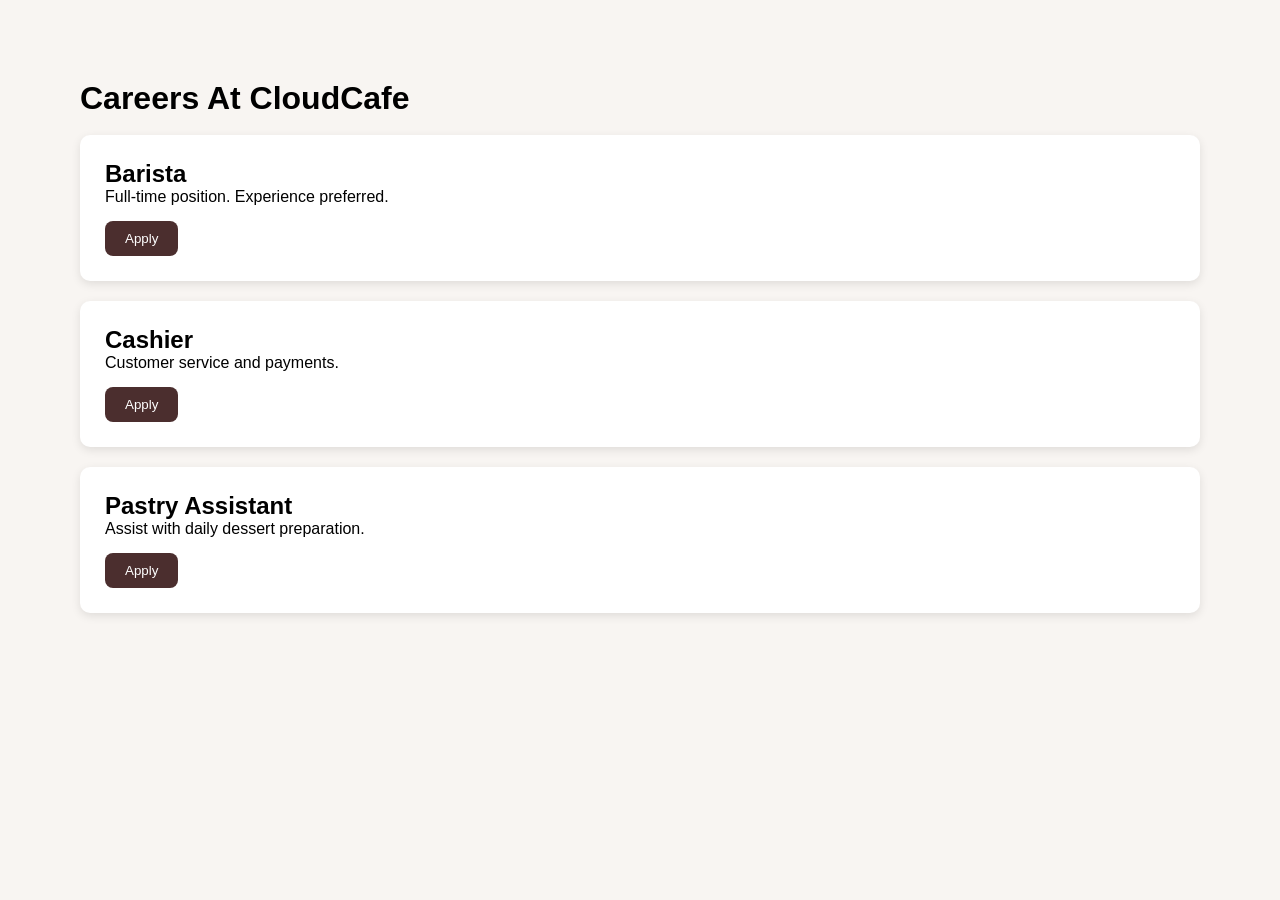
<file: Cloud Coffee/careers.html>
<!DOCTYPE html>
<html lang="en">
<head>

<meta charset="UTF-8">
<meta name="viewport" content="width=device-width, initial-scale=1.0">

<title>Careers</title>

<link rel="stylesheet" href="css/style.css">

<style>

.jobs{
padding:80px;
}

.job{
background:white;
padding:25px;
margin-bottom:20px;
border-radius:10px;
box-shadow:0 3px 10px rgba(0,0,0,.1);
}

.apply-btn{
padding:10px 20px;
background:#4b2e2e;
color:white;
border:none;
border-radius:8px;
cursor:pointer;
margin-top:15px;
}

</style>

</head>

<body>

<div class="jobs">

<h1>Careers At CloudCafe</h1>

<br>

<div class="job">

<h2>Barista</h2>

<p>
Full-time position.
Experience preferred.
</p>

<button
class="apply-btn"
onclick="alert('Application Submitted!')">

Apply

</button>

</div>

<div class="job">

<h2>Cashier</h2>

<p>
Customer service and payments.
</p>

<button
class="apply-btn"
onclick="alert('Application Submitted!')">

Apply

</button>

</div>

<div class="job">

<h2>Pastry Assistant</h2>

<p>
Assist with daily dessert preparation.
</p>

<button
class="apply-btn"
onclick="alert('Application Submitted!')">

Apply

</button>

</div>

</div>

</body>
</html>
</file>
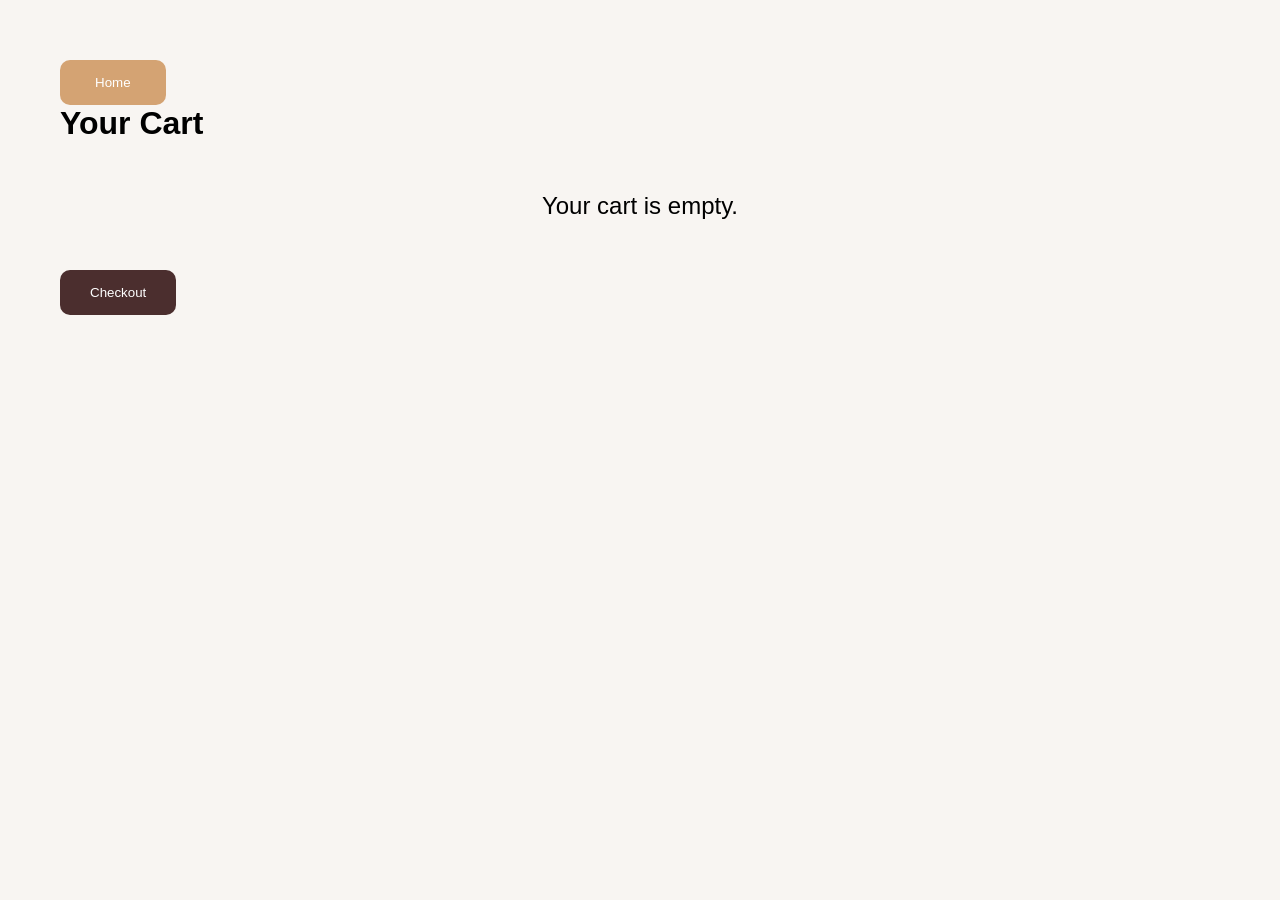
<file: Cloud Coffee/cart.html>
<!DOCTYPE html>
<html lang="en">

<head>

<meta charset="UTF-8">
<meta name="viewport" content="width=device-width, initial-scale=1.0">

<title>Shopping Cart</title>

<link rel="stylesheet" href="css/style.css">

<style>

.cart-container{
    padding:60px;
}

.cart-item{
    display:flex;
    justify-content:space-between;
    align-items:center;
    background:white;
    padding:20px;
    margin-bottom:15px;
    border-radius:10px;
    box-shadow:0 2px 10px rgba(0,0,0,.1);
}

.remove-btn{
    background:red;
    color:white;
    border:none;
    padding:10px 15px;
    border-radius:8px;
    cursor:pointer;
}

.total{
    margin-top:30px;
    font-size:28px;
    font-weight:bold;
}

.checkout-btn{
    margin-top:20px;
    padding:15px 30px;
    background:#4b2e2e;
    color:white;
    border:none;
    border-radius:10px;
    cursor:pointer;
}

.empty{
    text-align:center;
    margin-top:50px;
    font-size:24px;
}

</style>

</head>

<body>

<div class="cart-container">

<button
onclick="window.location.href='index.html'"
class="primary-btn">
Home
</button>

<h1>Your Cart</h1>

<div id="cartItems"></div>

<div class="total" id="total"></div>

<button
class="checkout-btn"
onclick="checkout()">
Checkout
</button>

</div>

<script src="js/cart.js"></script>

</body>

</html>
</file>
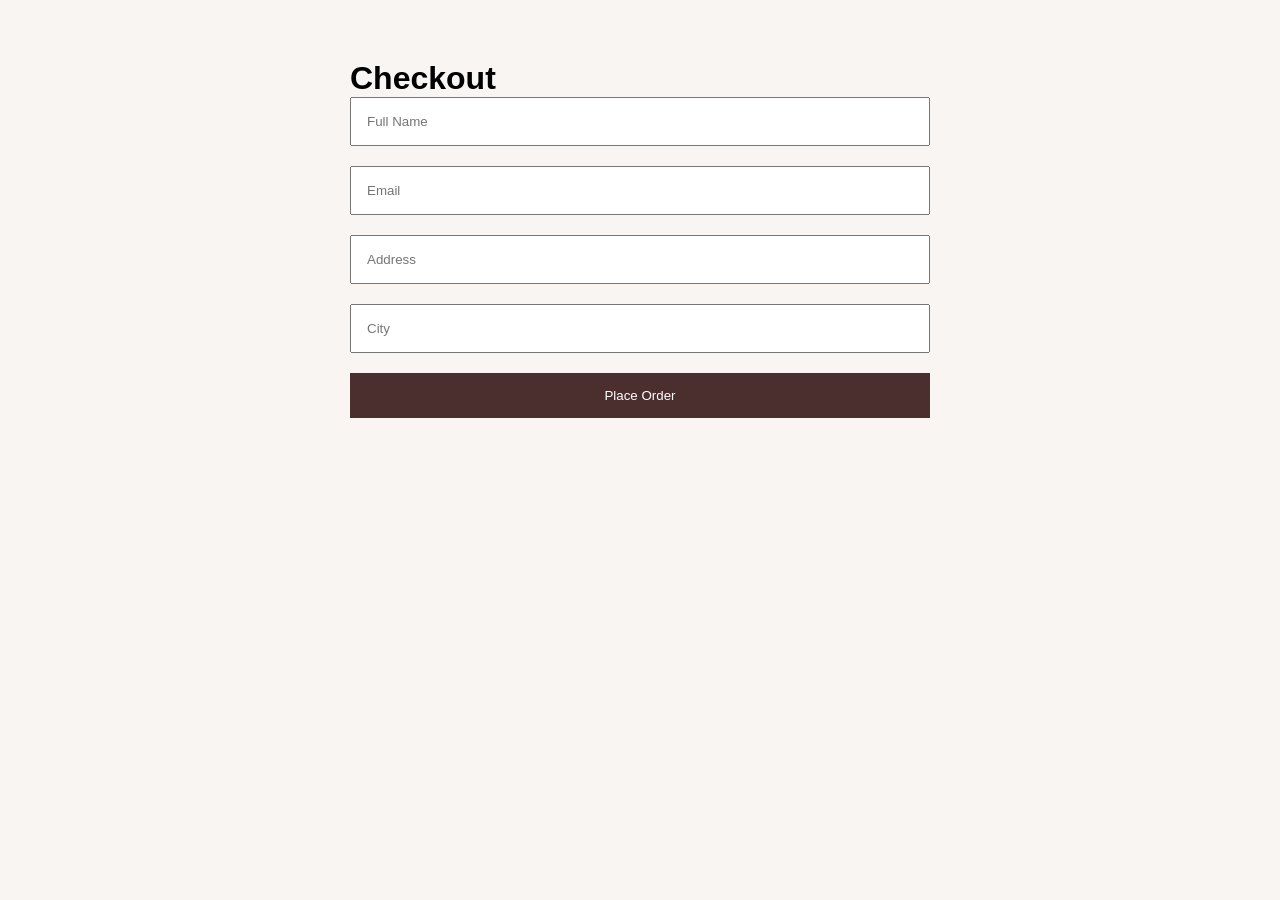
<file: Cloud Coffee/checkout.html>
<!DOCTYPE html>
<html lang="en">

<head>

<meta charset="UTF-8">

<meta name="viewport"
content="width=device-width, initial-scale=1.0">

<title>Checkout</title>

<link rel="stylesheet"
href="css/style.css">

<style>

.checkout{

padding:60px;
max-width:700px;
margin:auto;

}

.checkout form{

display:flex;
flex-direction:column;
gap:20px;

}

.checkout input{

padding:15px;

}

.checkout button{

padding:15px;

background:#4b2e2e;

color:white;

border:none;

cursor:pointer;

}

</style>

</head>

<body>

<div class="checkout">

<h1>Checkout</h1>

<form id="checkoutForm">

<input
type="text"
placeholder="Full Name"
required>

<input
type="email"
placeholder="Email"
required>

<input
type="text"
placeholder="Address"
required>

<input
type="text"
placeholder="City"
required>

<button type="submit">

Place Order

</button>

</form>

</div>

<script>

document
.getElementById("checkoutForm")
.addEventListener("submit",function(e){

e.preventDefault();

localStorage.removeItem("cart");

alert(
"Order placed successfully!"
);

window.location.href =
"order-success.html";

});

</script>

</body>
</html>
</file>
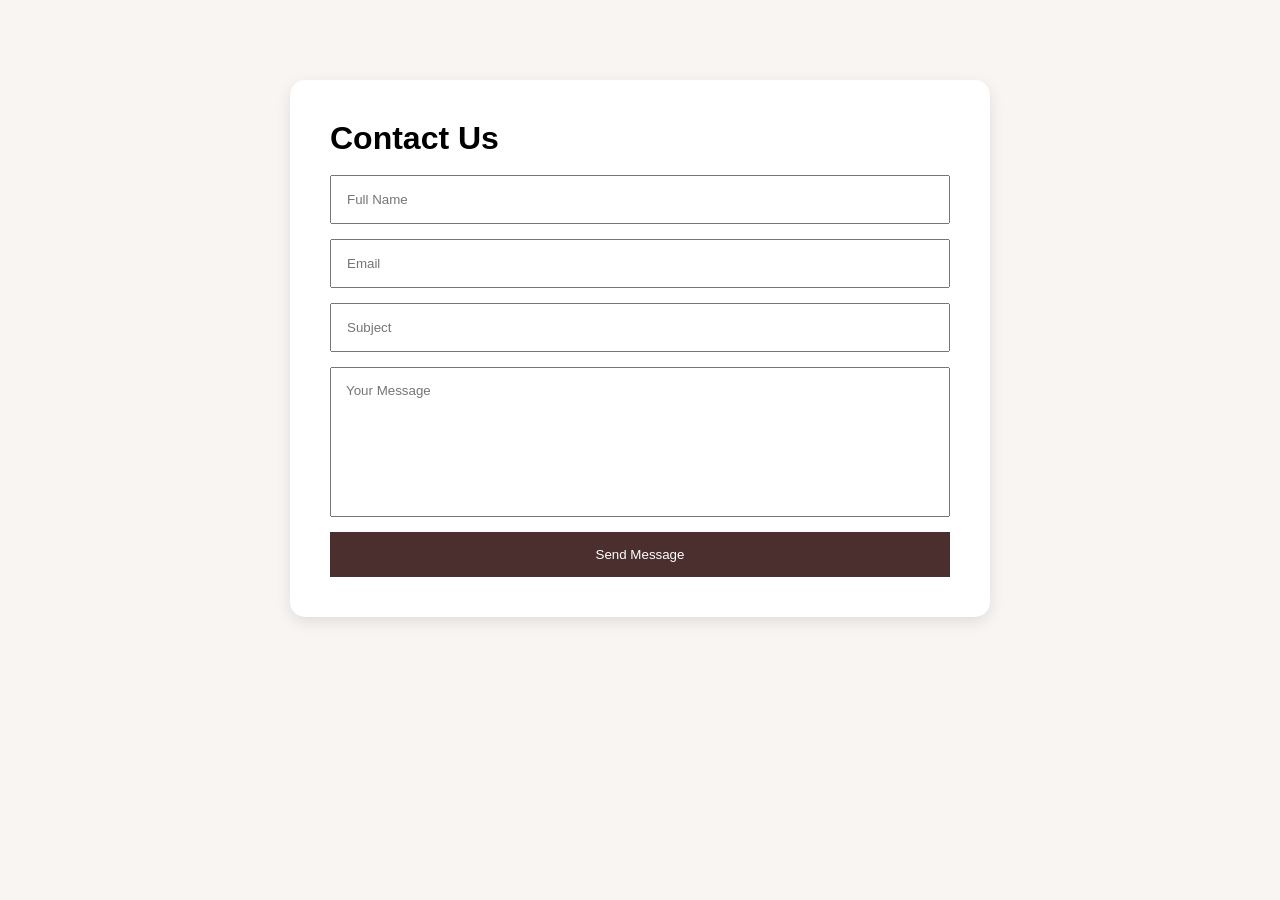
<file: Cloud Coffee/contact.html>
<!DOCTYPE html>
<html lang="en">
<head>

<meta charset="UTF-8">
<meta name="viewport" content="width=device-width, initial-scale=1.0">

<title>Contact</title>

<link rel="stylesheet" href="css/style.css">

<style>

.contact{
max-width:700px;
margin:80px auto;
background:white;
padding:40px;
border-radius:15px;
box-shadow:0 5px 15px rgba(0,0,0,.1);
}

.contact form{
display:flex;
flex-direction:column;
gap:15px;
}

.contact input,
.contact textarea{
padding:15px;
}

.contact textarea{
height:150px;
resize:none;
}

.contact button{
padding:15px;
background:#4b2e2e;
color:white;
border:none;
cursor:pointer;
}

</style>

</head>

<body>

<div class="contact">

<h1>Contact Us</h1>

<br>

<form id="contactForm">

<input
type="text"
placeholder="Full Name"
required>

<input
type="email"
placeholder="Email"
required>

<input
type="text"
placeholder="Subject"
required>

<textarea
placeholder="Your Message"
required>
</textarea>

<button type="submit">

Send Message

</button>

</form>

</div>

<script>

document
.getElementById("contactForm")
.addEventListener("submit",function(e){

e.preventDefault();

alert(
"Your message has been sent!"
);

this.reset();

});

</script>

</body>
</html>
</file>
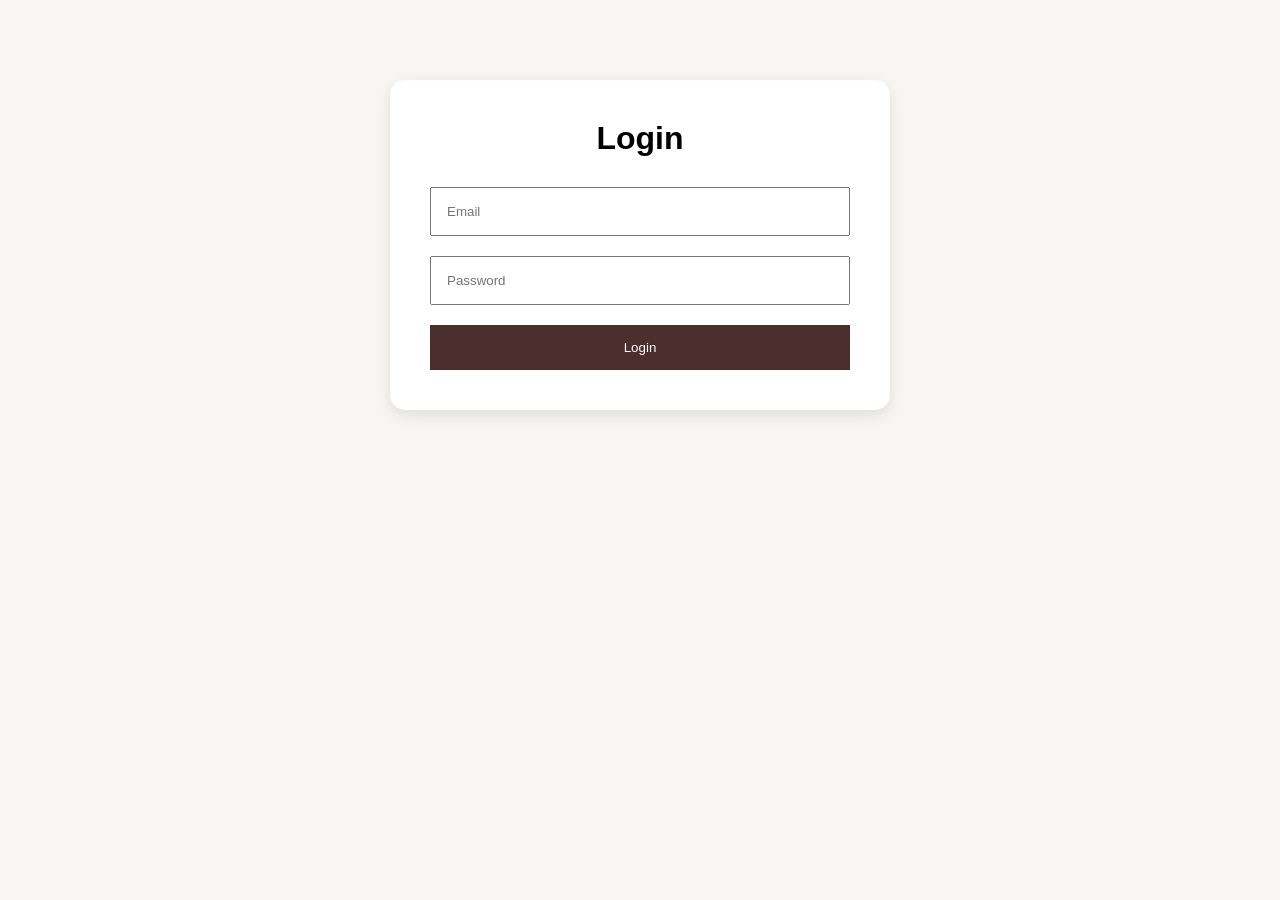
<file: Cloud Coffee/login.html>
<!DOCTYPE html>
<html lang="en">
<head>

<meta charset="UTF-8">
<meta name="viewport" content="width=device-width, initial-scale=1.0">

<title>Login</title>

<link rel="stylesheet" href="css/style.css">

<style>

.auth-container{
    max-width:500px;
    margin:80px auto;
    background:white;
    padding:40px;
    border-radius:15px;
    box-shadow:0 5px 15px rgba(0,0,0,.1);
}

.auth-container h1{
    text-align:center;
    margin-bottom:30px;
}

.auth-container form{
    display:flex;
    flex-direction:column;
    gap:20px;
}

.auth-container input{
    padding:15px;
}

.auth-container button{
    padding:15px;
    background:#4b2e2e;
    color:white;
    border:none;
    cursor:pointer;
}

</style>

</head>
<body>

<div class="auth-container">

<h1>Login</h1>

<form id="loginForm">

<input
type="email"
placeholder="Email"
required>

<input
type="password"
placeholder="Password"
required>

<button type="submit">
Login
</button>

</form>

</div>

<script>

document.getElementById("loginForm")
.addEventListener("submit",function(e){

e.preventDefault();

alert("Login Successful!");

window.location.href="index.html";

});

</script>

</body>
</html>
</file>
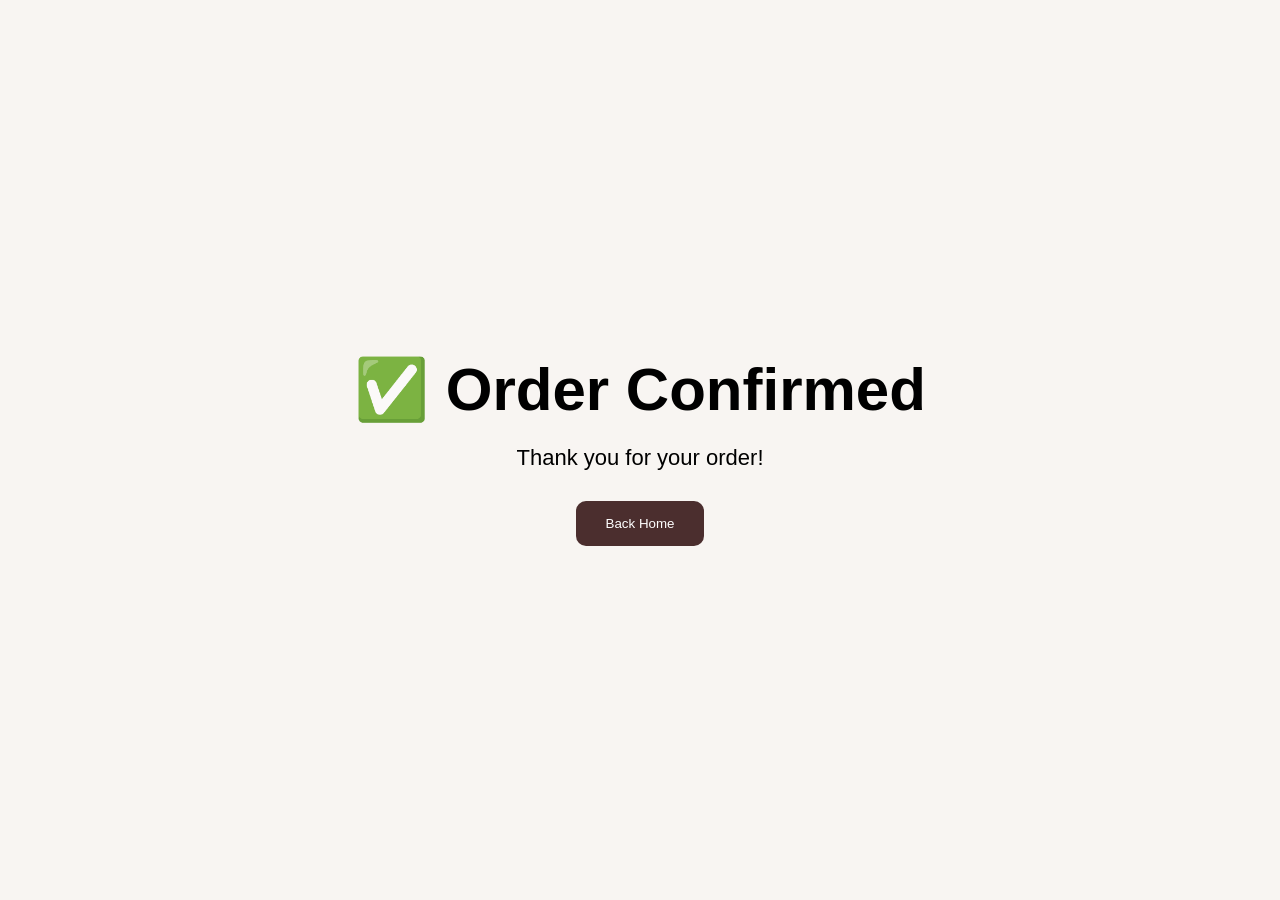
<file: Cloud Coffee/order-success.html>
<!DOCTYPE html>
<html lang="en">

<head>

<meta charset="UTF-8">

<meta name="viewport"
content="width=device-width, initial-scale=1.0">

<title>Order Success</title>

<link rel="stylesheet"
href="css/style.css">

<style>

.success{

display:flex;
flex-direction:column;
justify-content:center;
align-items:center;
height:100vh;

}

.success h1{

font-size:60px;
margin-bottom:20px;

}

.success p{

font-size:22px;

}

.success button{

margin-top:30px;

padding:15px 30px;

background:#4b2e2e;

color:white;

border:none;

border-radius:10px;

cursor:pointer;

}

</style>

</head>

<body>

<div class="success">

<h1>✅ Order Confirmed</h1>

<p>
Thank you for your order!
</p>

<button
onclick="window.location.href='index.html'">

Back Home

</button>

</div>

</body>
</html>
</file>
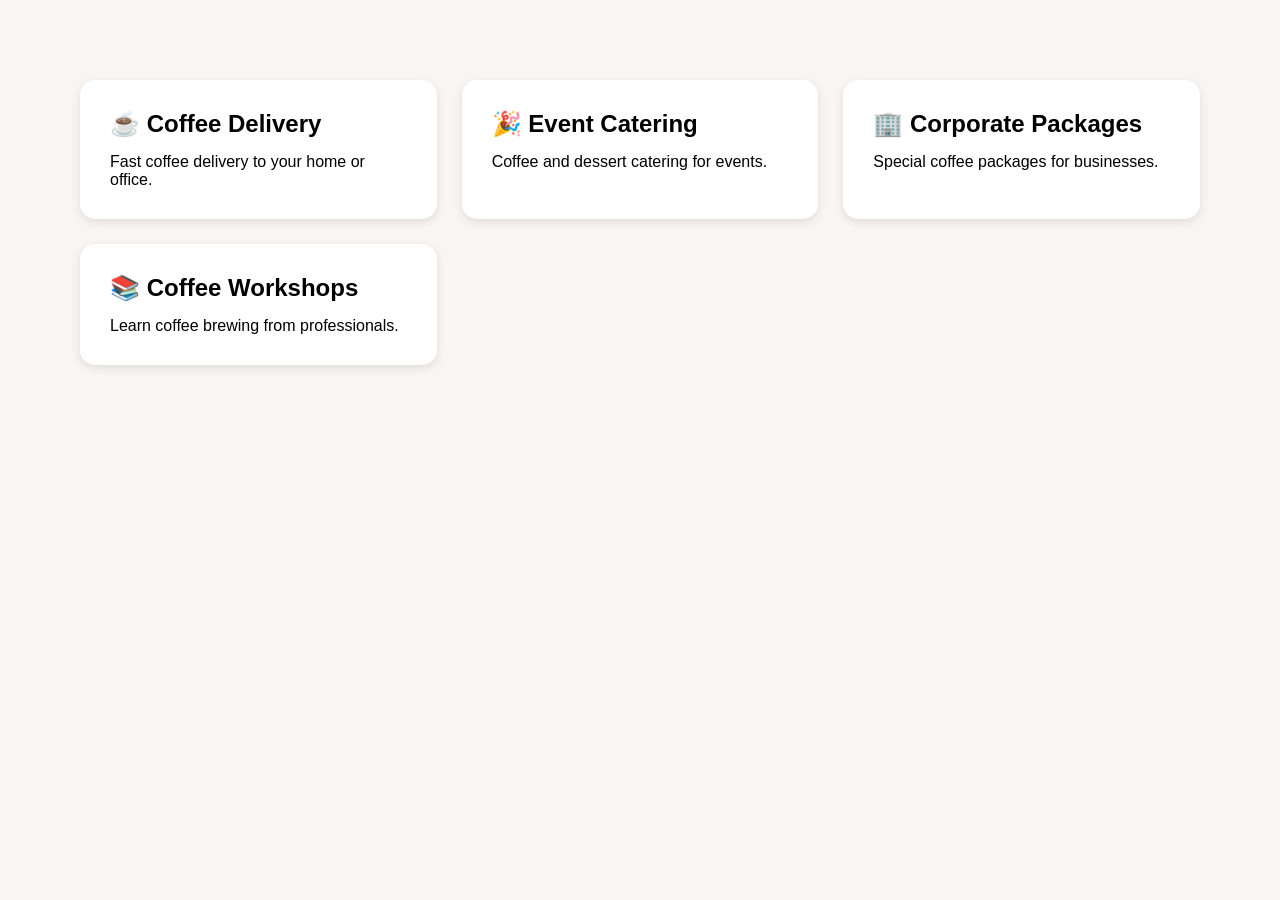
<file: Cloud Coffee/services.html>
<!DOCTYPE html>
<html lang="en">
<head>

<meta charset="UTF-8">
<meta name="viewport" content="width=device-width, initial-scale=1.0">

<title>Services</title>

<link rel="stylesheet" href="css/style.css">

<style>

.services{
padding:80px;
display:grid;
grid-template-columns:
repeat(auto-fit,minmax(300px,1fr));
gap:25px;
}

.service{
background:white;
padding:30px;
border-radius:15px;
box-shadow:0 3px 10px rgba(0,0,0,.1);
}

.service h2{
margin-bottom:15px;
}

</style>

</head>

<body>

<section class="services">

<div class="service">
<h2>☕ Coffee Delivery</h2>
<p>Fast coffee delivery to your home or office.</p>
</div>

<div class="service">
<h2>🎉 Event Catering</h2>
<p>Coffee and dessert catering for events.</p>
</div>

<div class="service">
<h2>🏢 Corporate Packages</h2>
<p>Special coffee packages for businesses.</p>
</div>

<div class="service">
<h2>📚 Coffee Workshops</h2>
<p>Learn coffee brewing from professionals.</p>
</div>

</section>

</body>
</html>
</file>
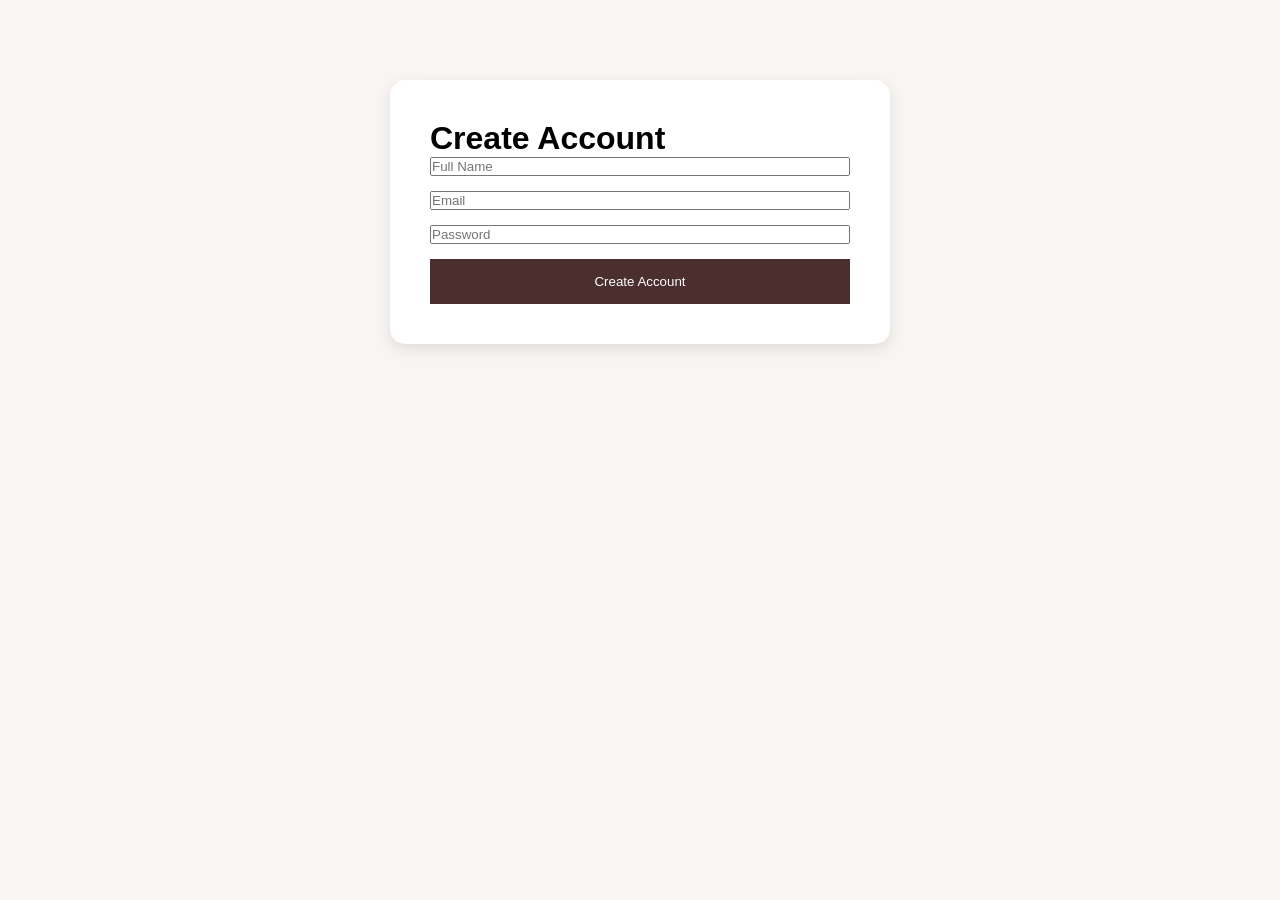
<file: Cloud Coffee/signup.html>
<!DOCTYPE html>
<html lang="en">
<head>

<meta charset="UTF-8">
<meta name="viewport" content="width=device-width, initial-scale=1.0">

<title>Sign Up</title>

<link rel="stylesheet" href="css/style.css">

<style>

.auth-container{
    max-width:500px;
    margin:80px auto;
    background:white;
    padding:40px;
    border-radius:15px;
    box-shadow:0 5px 15px rgba(0,0,0,.1);
}

.auth-container form{
    display:flex;
    flex-direction:column;
    gap:15px;
}

.auth-container button{
    padding:15px;
    background:#4b2e2e;
    color:white;
    border:none;
}

</style>

</head>

<body>

<div class="auth-container">

<h1>Create Account</h1>

<form id="signupForm">

<input
type="text"
placeholder="Full Name"
required>

<input
type="email"
placeholder="Email"
required>

<input
type="password"
placeholder="Password"
required>

<button type="submit">
Create Account
</button>

</form>

</div>

<script>

document.getElementById("signupForm")
.addEventListener("submit",function(e){

e.preventDefault();

alert("Account Created!");

window.location.href="login.html";

});

</script>

</body>
</html>
</file>
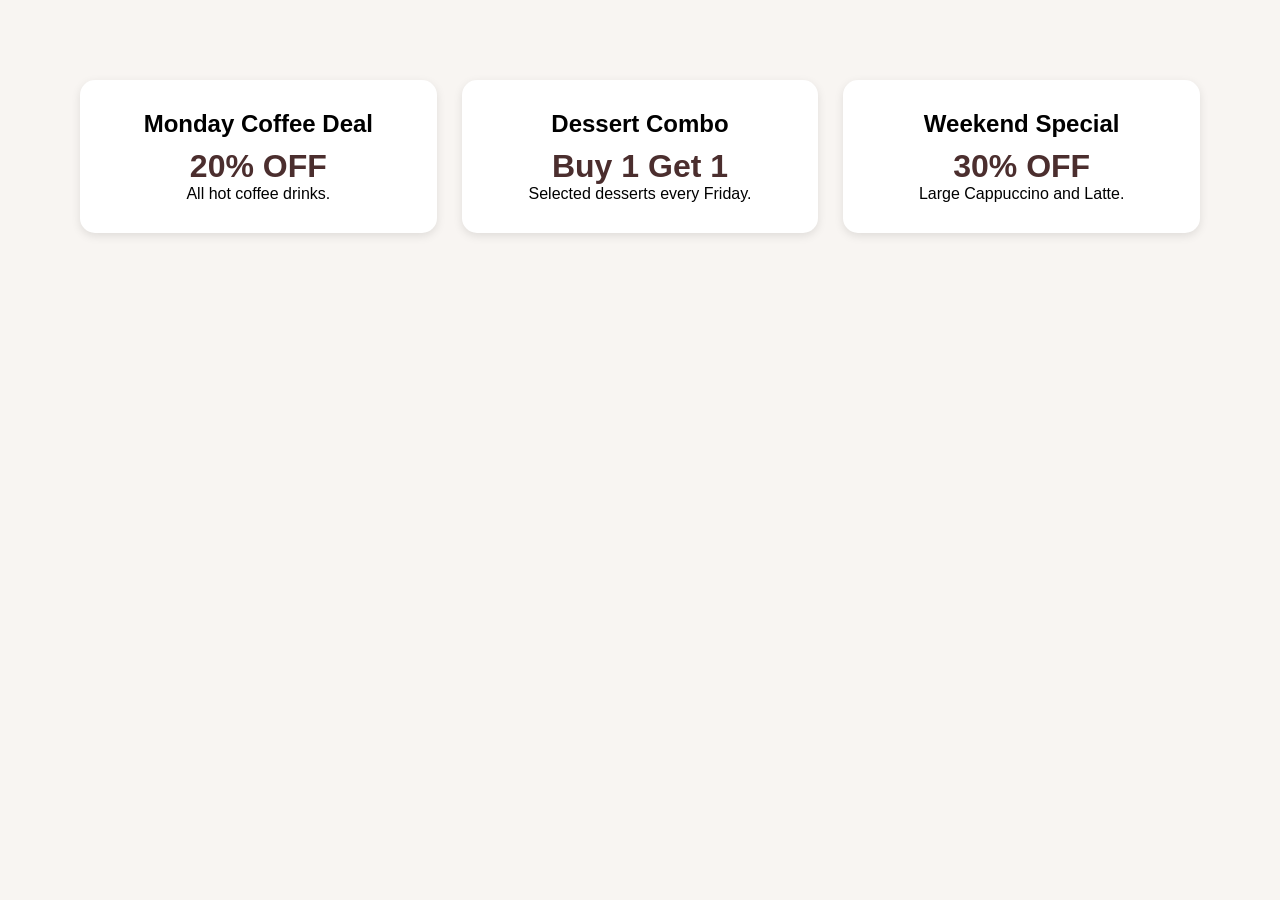
<file: Cloud Coffee/specials.html>
<!DOCTYPE html>
<html lang="en">
<head>

<meta charset="UTF-8">
<meta name="viewport" content="width=device-width, initial-scale=1.0">

<title>Special Offers</title>

<link rel="stylesheet" href="css/style.css">

<style>

.specials{
padding:80px;
display:grid;
grid-template-columns:
repeat(auto-fit,minmax(300px,1fr));
gap:25px;
}

.offer-card{
background:white;
padding:30px;
border-radius:15px;
text-align:center;
box-shadow:0 3px 10px rgba(0,0,0,.1);
}

.offer-card h2{
margin-bottom:10px;
}

.discount{
font-size:32px;
font-weight:bold;
color:#4b2e2e;
}

</style>

</head>

<body>

<section class="specials">

<div class="offer-card">

<h2>Monday Coffee Deal</h2>

<p class="discount">20% OFF</p>

<p>All hot coffee drinks.</p>

</div>

<div class="offer-card">

<h2>Dessert Combo</h2>

<p class="discount">Buy 1 Get 1</p>

<p>Selected desserts every Friday.</p>

</div>

<div class="offer-card">

<h2>Weekend Special</h2>

<p class="discount">30% OFF</p>

<p>Large Cappuccino and Latte.</p>

</div>

</section>

</body>
</html>
</file>
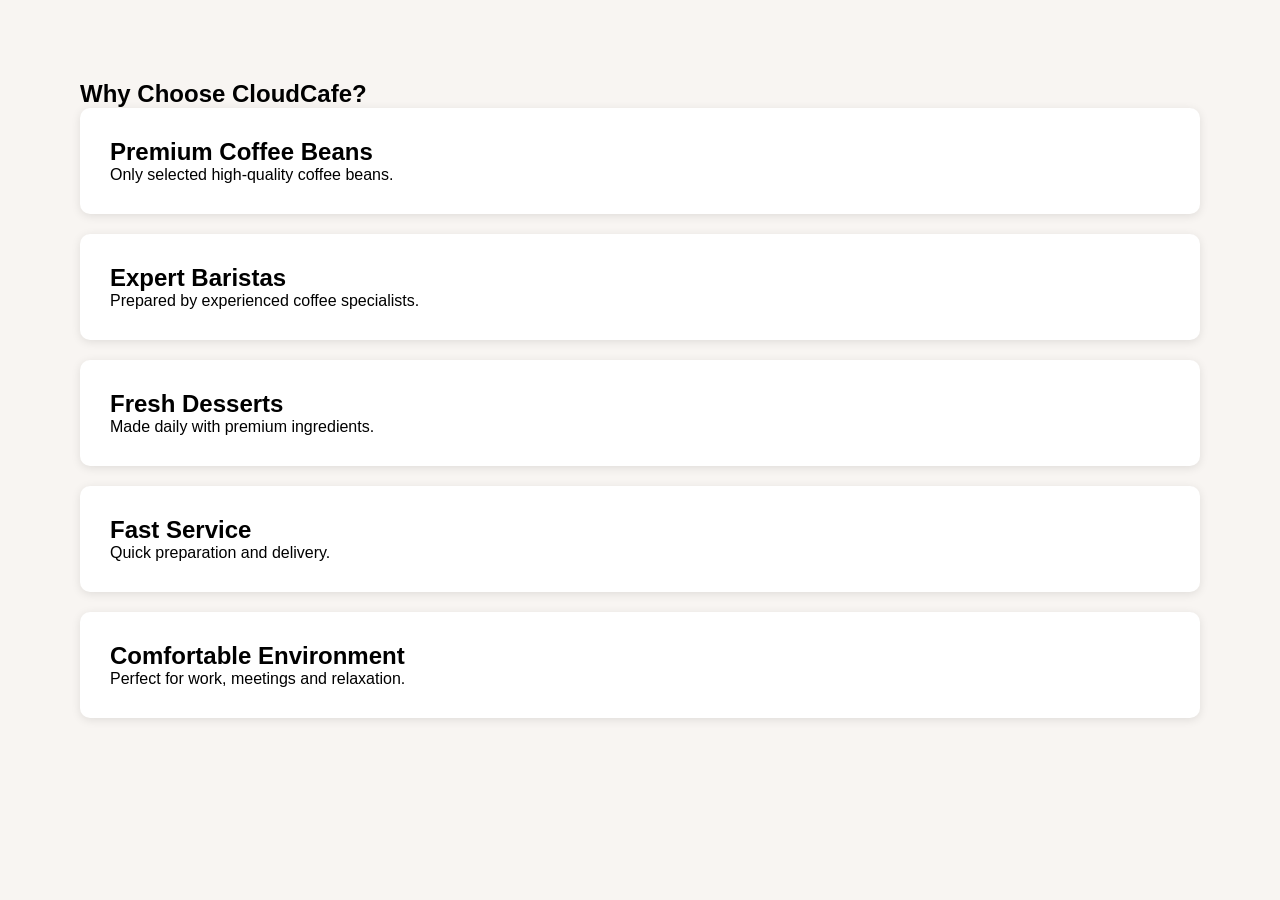
<file: Cloud Coffee/why-choose-us.html>
<!DOCTYPE html>
<html lang="en">
<head>

<meta charset="UTF-8">
<meta name="viewport" content="width=device-width, initial-scale=1.0">

<title>Why Choose Us</title>

<link rel="stylesheet" href="css/style.css">

<style>

.features{
padding:80px;
}

.feature{
background:white;
padding:30px;
margin-bottom:20px;
border-radius:10px;
box-shadow:0 2px 10px rgba(0,0,0,.1);
}

</style>

</head>

<body>

<section class="features">

<h1>Why Choose CloudCafe?</h1>

<div class="feature">
<h2>Premium Coffee Beans</h2>
<p>Only selected high-quality coffee beans.</p>
</div>

<div class="feature">
<h2>Expert Baristas</h2>
<p>Prepared by experienced coffee specialists.</p>
</div>

<div class="feature">
<h2>Fresh Desserts</h2>
<p>Made daily with premium ingredients.</p>
</div>

<div class="feature">
<h2>Fast Service</h2>
<p>Quick preparation and delivery.</p>
</div>

<div class="feature">
<h2>Comfortable Environment</h2>
<p>Perfect for work, meetings and relaxation.</p>
</div>

</section>

</body>
</html>
</file>
<file: Cloud Coffee/css/style.css>
*{
    margin:0;
    padding:0;
    box-sizing:border-box;
    font-family:'Poppins',sans-serif;
}

body{
    background:#f8f5f2;
}

/* NAVBAR */

.navbar{
    display:flex;
    justify-content:space-between;
    align-items:center;
    padding:20px 50px;
    background:#4b2e2e;
    position:sticky;
    top:0;
    z-index:1000;
}

.logo{
    color:white;
    font-size:28px;
    font-weight:700;
}

.nav-links{
    list-style:none;
    display:flex;
    gap:25px;
}

.nav-links a{
    text-decoration:none;
    color:white;
    transition:.3s;
}

.nav-links a:hover{
    color:#d4a373;
}

.signup-btn,
.cart-btn{
    padding:10px 20px;
    border:none;
    border-radius:8px;
    cursor:pointer;
    margin-left:10px;
}

.signup-btn{
    background:#d4a373;
    color:white;
}

.cart-btn{
    background:white;
    color:#4b2e2e;
}

/* HERO */

.hero{
    height:90vh;

    background-image:url("https://images.unsplash.com/photo-1495474472287-4d71bcdd2085?w=1600");

    background-position:center;
    background-size:cover;

    display:flex;
    align-items:center;
}

.hero-content{
    margin-left:80px;
    color:white;
    width:600px;
}

.hero-content h1{
    font-size:60px;
    margin-bottom:20px;
}

.hero-content p{
    font-size:20px;
    margin-bottom:25px;
}

.primary-btn{
    padding:15px 35px;
    border:none;
    border-radius:10px;
    background:#d4a373;
    color:white;
    cursor:pointer;
}

/* PRODUCTS */

.products{
    padding:80px 50px;
}

.products h2{
    text-align:center;
    margin-bottom:40px;
    font-size:40px;
}

.product-grid{
    display:grid;
    grid-template-columns:repeat(3,1fr);
    gap:30px;
}

.card{
    background:white;
    border-radius:15px;
    overflow:hidden;
    box-shadow:0 5px 15px rgba(0,0,0,0.1);
}

.card img{
    width:100%;
    height:250px;
    object-fit:cover;
}

.card h3{
    padding:15px;
}

.card p{
    padding:0 15px;
}

.card span{
    display:block;
    padding:15px;
    font-weight:700;
}

.card button{
    margin:15px;
    padding:10px 20px;
    border:none;
    border-radius:8px;
    background:#d4a373;
    color:white;
    cursor:pointer;
}

/* NEWSLETTER */

.newsletter{
    text-align:center;
    padding:80px 20px;
    background:#ede0d4;
}

.newsletter h2{
    margin-bottom:20px;
}

.newsletter input{
    padding:12px;
    width:300px;
    border:1px solid #ccc;
    border-radius:8px;
}

.newsletter button{
    padding:12px 25px;
    background:#4b2e2e;
    color:white;
    border:none;
    border-radius:8px;
    cursor:pointer;
    margin-left:10px;
}

/* FOOTER */

footer{
    background:#4b2e2e;
    color:white;
    text-align:center;
    padding:40px;
}

/* RESPONSIVE */

@media(max-width:900px){

    .navbar{
        flex-direction:column;
        gap:15px;
    }

    .nav-links{
        flex-wrap:wrap;
        justify-content:center;
    }

    .hero-content{
        width:90%;
        margin-left:20px;
    }

    .hero-content h1{
        font-size:40px;
    }

    .product-grid{
        grid-template-columns:1fr;
    }

}
</file>
